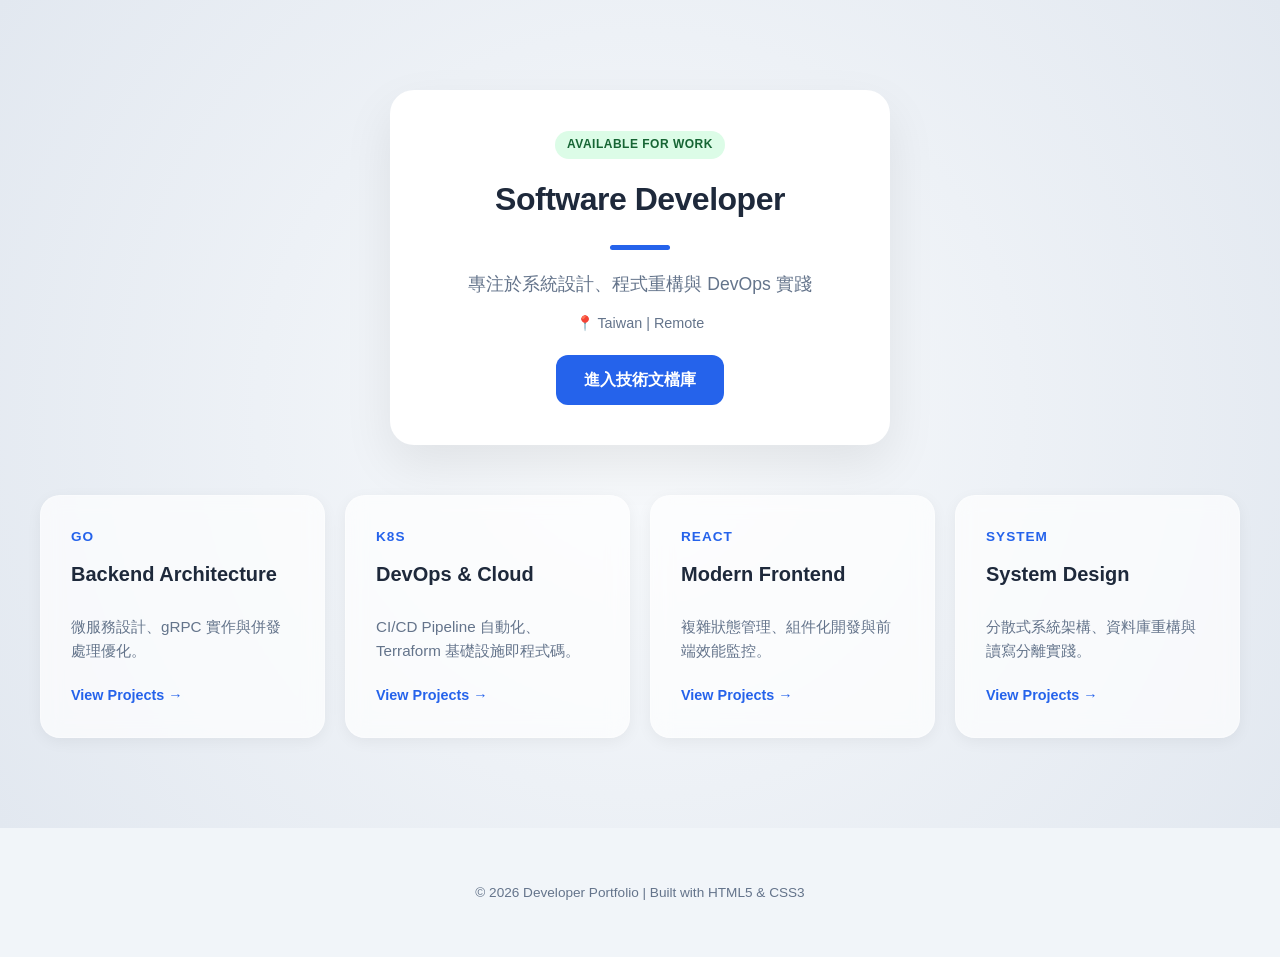
<file: index.html>
<!DOCTYPE html>
<html lang="zh-TW">
<head>
    <meta charset="UTF-8">
    <meta name="viewport" content="width=device-width, initial-scale=1.0">
    <meta name="description" content="Software Developer Portfolio - 專注於系統設計與 DevOps">
    <title>個人專頁 | Software Developer</title>
    <link rel="stylesheet" href="style.css">
</head>
<body>

    <main id="about" class="profile-header">
        <article class="profile-card">
            <div class="profile-info">
                <div class="badge">Available for Work</div>
                
                <h1>Software Developer</h1>
                <div class="divider"></div>
                
                <p class="bio">專注於系統設計、程式重構與 DevOps 實踐</p>
                <p class="location">📍 Taiwan | Remote</p>
                
                <div class="cta-group">
                    <a href="docs/index.html" class="btn-primary">進入技術文檔庫</a>
                    </div>
            </div>
        </article>
		
		<section class="stack-grid">
        <a href="docs/Backend.html" class="stack-card">
            <div class="stack-icon">Go</div>
            <h3>Backend Architecture</h3>
            <p>微服務設計、gRPC 實作與併發處理優化。</p>
            <span class="view-project">View Projects →</span>
        </a>

        <a href="docs/DevOpsk8s.html" class="stack-card">
            <div class="stack-icon">K8s</div>
            <h3>DevOps & Cloud</h3>
            <p>CI/CD Pipeline 自動化、Terraform 基礎設施即程式碼。</p>
            <span class="view-project">View Projects →</span>
        </a>

        <a href="docs/Frontend.html" class="stack-card">
            <div class="stack-icon">React</div>
            <h3>Modern Frontend</h3>
            <p>複雜狀態管理、組件化開發與前端效能監控。</p>
            <span class="view-project">View Projects →</span>
        </a>

        <a href="docs/SystemDesign.html" class="stack-card">
            <div class="stack-icon">System</div>
            <h3>System Design</h3>
            <p>分散式系統架構、資料庫重構與讀寫分離實踐。</p>
            <span class="view-project">View Projects →</span>
        </a>
    </section>
		
    </main>

    <footer class="footer">
        <div class="container">
            <p>&copy; 2026 Developer Portfolio | Built with HTML5 & CSS3</p>
        </div>
    </footer>

</body>
</html>
</file>
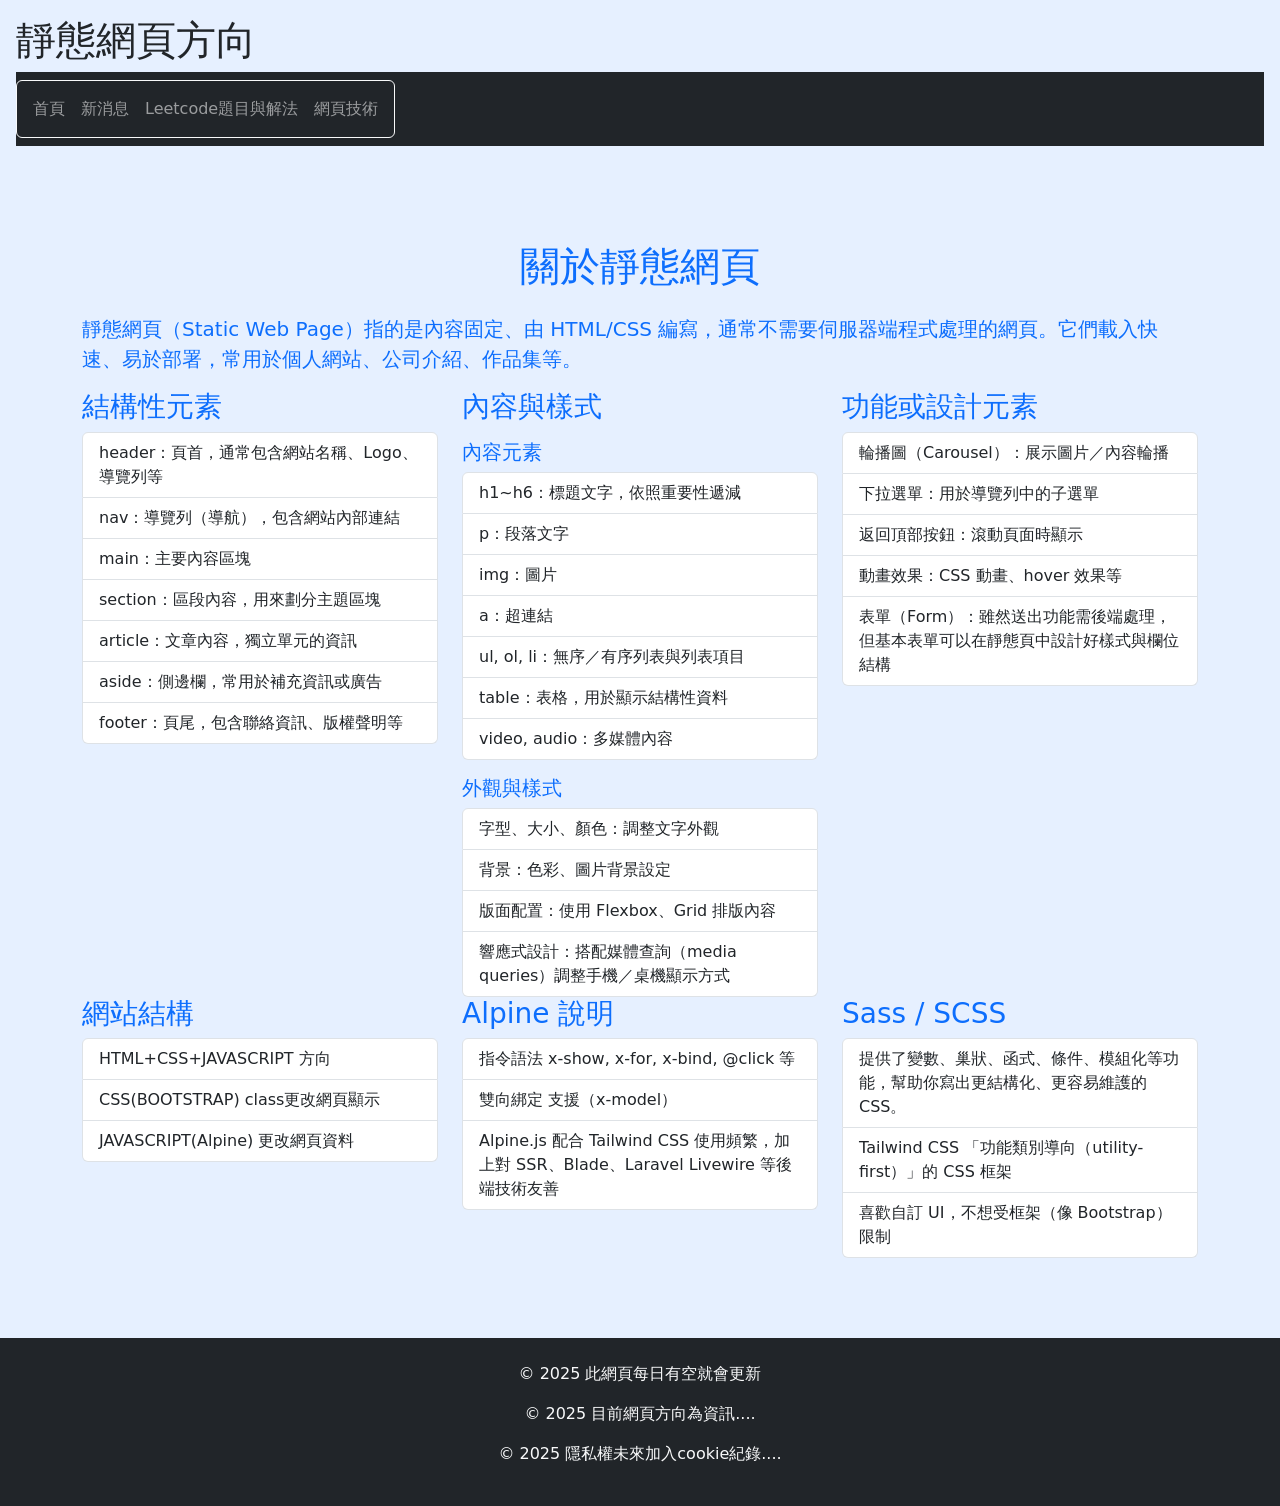
<file: about.html>
<!DOCTYPE html>
<html lang="zh-Hant">
<head>
  <meta charset="UTF-8">
  <meta name="viewport" content="width=device-width, initial-scale=1.0">
  <meta name="description" content="這是一個網頁設計想法每日更新">
  <title>靜態網頁方向</title>
  <link href="https://cdn.jsdelivr.net/npm/bootstrap@5.3.3/dist/css/bootstrap.min.css" rel="stylesheet">
  <link rel="icon" href="favicon.png" type="image/png">
  <style>
     /* header：主色背景，白色文字 */
  header {
    background-color: rgba(var(--bs-primary-rgb), 0.1);
    color: var(--bs-dark);
    padding: 1.5rem 0;
  }

  /* main：淺色背景，主色文字 */
  main {
    background-color: rgba(var(--bs-primary-rgb), 0.1); /* 主色淡色背景 */
    color: var(--bs-primary);
    padding: 2rem 1rem;
    min-height: 300px;
  }

  /* footer：深色背景，淺色文字 */
  footer {
    background-color: var(--bs-dark);
    color: var(--bs-light);
    padding: 1.5rem 0;
    text-align: center;
  }

  /* footer 裡的連結顏色 */
  footer a {
    color: var(--bs-light);
    text-decoration: underline;
  }
  footer a:hover {
    color: var(--bs-primary);
  }
  </style>
</head>
<body>

   <header class="p-3">
    <h1 id="site-title">靜態網頁方向</h1>
	
	<nav class="navbar navbar-expand-lg navbar-dark bg-dark">
	<div class="border border-light rounded p-2">
	<button class="navbar-toggler" type="button" data-bs-toggle="collapse" data-bs-target="#navbarNav">
      <span class="navbar-toggler-icon"></span>
	  Nav應用
    </button>
	<!-- 折疊區塊 -->
	<div class="collapse navbar-collapse" id="navbarNav">
    <ul class="navbar-nav ms-auto">
	  <li class="nav-item"><a class="nav-link"  href="index.html">首頁</a></li>
      <li class="nav-item"><a class="nav-link"  href="#page">新消息</a></li>
      <li class="nav-item"><a class="nav-link"  href="solveproblem.html">Leetcode題目與解法</a></li>
      <li class="nav-item"><a class="nav-link"  href="technology.html">網頁技術</a></li>
    </ul>
	</div>
	</div>
    </nav>
	
  </header>

  <main class="container-fluid">
  <div class="container my-5">
    <h1 class="text-center mb-4">關於靜態網頁</h1>
    <p id="description" class="lead"></p>
    <div class="row">
      <div class="col-md-4">
        <h3>結構性元素</h3>
        <ul id="structure-list" class="list-group"></ul>
      </div>
      <div class="col-md-4">
        <h3>內容與樣式</h3>
        <h5 class="mt-3">內容元素</h5>
        <ul id="content-list" class="list-group mb-3"></ul>
        <h5 class="mt-3">外觀與樣式</h5>
        <ul id="style-list" class="list-group"></ul>
      </div>
      <div class="col-md-4">
        <h3>功能或設計元素</h3>
        <ul id="feature-list" class="list-group"></ul>
      </div>
	  <div class="col-md-4">
	    <h3>網站結構</h3>
		<ul class="list-group">
		<li class="list-group-item">HTML+CSS+JAVASCRIPT 方向</li>
		<li class="list-group-item">CSS(BOOTSTRAP) class更改網頁顯示</li>
		<li class="list-group-item">JAVASCRIPT(Alpine) 更改網頁資料</li>
		</ul>
	  </div>
	  <div class="col-md-4">
	    <h3>Alpine 說明</h3>
		<ul class="list-group">
		<li class="list-group-item">指令語法 x-show, x-for, x-bind, @click 等 </li>
		<li class="list-group-item">雙向綁定 支援（x-model）</li>
		<li class="list-group-item">Alpine.js 配合 Tailwind CSS 使用頻繁，加上對 SSR、Blade、Laravel Livewire 等後端技術友善</li>
		</ul>
	  </div>
	  <div class="col-md-4">
	    <h3>Sass / SCSS</h3>
		<ul class="list-group">
		<li class="list-group-item">提供了變數、巢狀、函式、條件、模組化等功能，幫助你寫出更結構化、更容易維護的 CSS。</li>
		<li class="list-group-item">Tailwind CSS 「功能類別導向（utility-first）」的 CSS 框架</li>
		<li class="list-group-item">喜歡自訂 UI，不想受框架（像 Bootstrap）限制</li>
		</ul>
	  </div>
    </div>
  </div>
   </main>
   
   <footer>
    <p>&copy; 2025 此網頁每日有空就會更新</p>
	<p>&copy; 2025 目前網頁方向為資訊....</p>
	<p>&copy; 2025 隱私權未來加入cookie紀錄....</p>
  </footer>

   <!-- 載入外部 JS -->
   <script src="aboutdescription.js"></script>
   <script src="https://cdn.jsdelivr.net/npm/bootstrap@5.3.6/dist/js/bootstrap.bundle.min.js" integrity="sha384-j1CDi7MgGQ12Z7Qab0qlWQ/Qqz24Gc6BM0thvEMVjHnfYGF0rmFCozFSxQBxwHKO" crossorigin="anonymous"></script>
  
   
</body>
</html>
</file>
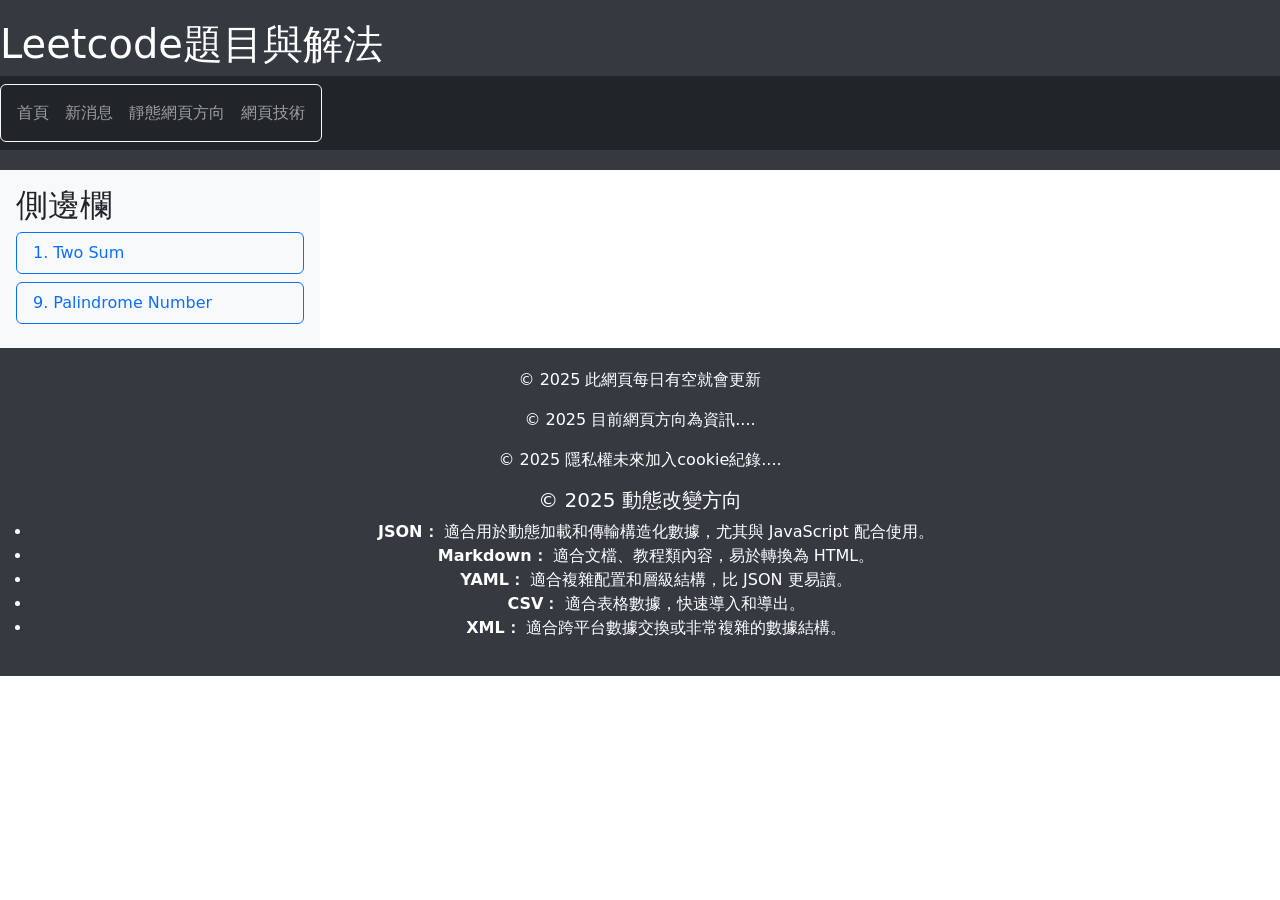
<file: solveproblem.html>
<!DOCTYPE html>
<html lang="zh-tw">
<head>
  <meta charset="UTF-8">
  <meta name="viewport" content="width=device-width, initial-scale=1.0">
  <meta name="description" content="這是一個網頁設計想法每日更新">
  <title>二欄式版型示例 Leetcode題目與解法</title>
  
  <!-- Favicon 範例 -->
  <!-- 可選：PNG 格式 -->
  <link rel="icon" href="favicon.png" type="image/png">
    
  <style>
    header {
      background-color: #343a40;
      color: white;
      padding: 20px 0;
    }

    footer {
      background-color: #343a40;
      color: white;
      padding: 20px 0;
      text-align: center;
    }
	
  </style>
  	
  <!-- Bootstrap 5 CSS CDN -->
  <link href="https://cdn.jsdelivr.net/npm/bootstrap@5.3.6/dist/css/bootstrap.min.css" rel="stylesheet" integrity="sha384-4Q6Gf2aSP4eDXB8Miphtr37CMZZQ5oXLH2yaXMJ2w8e2ZtHTl7GptT4jmndRuHDT" crossorigin="anonymous">
  
</head>
<body>

  <header>
    <h1 id="site-title">Leetcode題目與解法</h1>
	
	
	<nav class="navbar navbar-expand-lg navbar-dark bg-dark">
	
	<div class="border border-light rounded p-2">
	
	<button class="navbar-toggler" type="button" data-bs-toggle="collapse" data-bs-target="#navbarNav">
      <span class="navbar-toggler-icon"></span>
	  Nav應用
    </button>
	
	<!-- 折疊區塊 -->
	<div class="collapse navbar-collapse" id="navbarNav">
    <ul class="navbar-nav ms-auto">
	  <li class="nav-item"><a class="nav-link"  href="index.html">首頁</a></li>
      <li class="nav-item"><a class="nav-link"  href="newsget.html">新消息</a></li>
	  <li class="nav-item"><a class="nav-link"  href="about.html">靜態網頁方向</a></li>
	  <li class="nav-item"><a class="nav-link"  href="technology.html">網頁技術</a></li>
    </ul>
	</div>
	
	</div>
    </nav>
	
  </header>

  
  <main class="container-fluid px-0">
    <div class="row gx-0">
	
    <aside class="col-md-3 bg-light p-3 sidebar">
      <h2>側邊欄</h2>
	  <a href="#" id="2025-06-21" class="d-block text-primary border border-primary rounded px-3 py-2 mb-2 text-decoration-none">1. Two Sum</a>
      <a href="#" id="2025-06-25" class="d-block text-primary border border-primary rounded px-3 py-2 mb-2 text-decoration-none">9. Palindrome Number</a>
    </aside>
	
	
    <section class="content col-md-9 p-3" id="leetcode-content">
       
	  
    </section>
	
	</div>
  </main>

  <footer>
    <p>&copy; 2025 此網頁每日有空就會更新</p>
	<p>&copy; 2025 目前網頁方向為資訊....</p>
	<p>&copy; 2025 隱私權未來加入cookie紀錄....</p>
	<h5>&copy; 2025 動態改變方向</h5>
	   <ul>
		<li><strong>JSON：</strong> 適合用於動態加載和傳輸構造化數據，尤其與 JavaScript 配合使用。</li>
		<li><strong>Markdown：</strong> 適合文檔、教程類內容，易於轉換為 HTML。</li>
		<li><strong>YAML：</strong> 適合複雜配置和層級結構，比 JSON 更易讀。</li>
		<li><strong>CSV：</strong> 適合表格數據，快速導入和導出。</li>
		<li><strong>XML：</strong> 適合跨平台數據交換或非常複雜的數據結構。</li>
		</ul>
  </footer>

  
  <!-- Bootstrap 5 JS Bundle CDN (includes Popper) -->
  <!-- bootstrap.bundle.min.js  包含了 Bootstrap JS + Popper-->
  <script src="https://cdn.jsdelivr.net/npm/bootstrap@5.3.6/dist/js/bootstrap.bundle.min.js" integrity="sha384-j1CDi7MgGQ12Z7Qab0qlWQ/Qqz24Gc6BM0thvEMVjHnfYGF0rmFCozFSxQBxwHKO" crossorigin="anonymous"></script>
  
  <!-- cookie 設定 -->
  <script src="writedatacookie.js"></script>

     <!-- 動態更改 -->
  <script src="dynamicchange.js"></script>
  
  </body>
</html>
</file>
<file: style.css>
/* --- 全域設定 --- */
:root {
    --primary: #2563eb;
    --primary-hover: #1d4ed8;
    --bg-gradient: radial-gradient(circle at center, #f8fafc 0%, #e2e8f0 100%);
    --white: #ffffff;
    --text-main: #1e293b;
    --text-muted: #64748b;
    --card-shadow: 0 20px 50px rgba(0, 0, 0, 0.08);
    --transition: all 0.3s cubic-bezier(0.4, 0, 0.2, 1);
}

* {
    box-sizing: border-box;
}

body, html {
    margin: 0;
    padding: 0;
    min-height: 100%;
    font-family: 'Inter', -apple-system, BlinkMacSystemFont, "Segoe UI", Roboto, sans-serif;
    color: var(--text-main);
    line-height: 1.6;
}

/* --- 主容器佈局 --- */
.profile-header {
    min-height: 92vh;
    display: flex;
    flex-direction: column; /* 讓個人卡片跟網格垂直排列 */
    align-items: center;
    justify-content: center;
    background: var(--bg-gradient);
    padding: 60px 20px; /* 增加上下內距，避免卡片貼邊 */
}

/* --- 個人名片 (上) --- */
.profile-card {
    background: var(--white);
    padding: 40px;
    border-radius: 24px;
    box-shadow: var(--card-shadow);
    text-align: center;
    max-width: 500px;
    width: 100%;
    transition: var(--transition);
    margin-bottom: 50px; /* 與下方網格的間距 */
}

.profile-card:hover {
    transform: translateY(-5px);
}

.badge {
    display: inline-block;
    background: #dcfce7;
    color: #166534;
    padding: 4px 12px;
    border-radius: 20px;
    font-size: 0.75rem;
    font-weight: 700;
    margin-bottom: 15px;
    text-transform: uppercase;
    letter-spacing: 0.5px;
}

h1 {
    margin: 0;
    font-size: 2rem;
    letter-spacing: -0.5px;
}

.divider {
    width: 60px; /* 縮小寬度作為裝飾性分隔線 */
    height: 5px;
    background: var(--primary);
    margin: 20px auto;
    border-radius: 10px;
}

.bio {
    color: var(--text-muted);
    font-size: 1.1rem;
    margin-bottom: 8px;
}

.location {
    font-size: 0.9rem;
    color: var(--text-muted);
    margin-bottom: 20px;
}

/* --- 技術卡片網格 (下) --- */
.stack-grid {
    display: grid;
    grid-template-columns: repeat(auto-fit, minmax(280px, 1fr));
    gap: 20px;
    max-width: 1200px;
    width: 100%;
}

.stack-card {
    background: rgba(255, 255, 255, 0.7);
    backdrop-filter: blur(10px); /* 磨砂玻璃效果 */
    border: 1px solid rgba(255, 255, 255, 0.3);
    padding: 30px;
    border-radius: 20px;
    text-decoration: none;
    color: inherit;
    transition: var(--transition);
    display: flex;
    flex-direction: column;
    box-shadow: 0 4px 15px rgba(0, 0, 0, 0.05);
}

.stack-card:hover {
    background: var(--white);
    transform: translateY(-8px);
    box-shadow: 0 15px 30px rgba(0, 0, 0, 0.1);
    border-color: var(--primary);
}

.stack-icon {
    font-weight: 800;
    color: var(--primary);
    font-size: 0.85rem;
    text-transform: uppercase;
    margin-bottom: 10px;
    letter-spacing: 1px;
}

.stack-card h3 {
    margin: 0 0 10px 0;
    font-size: 1.25rem;
}

.stack-card p {
    color: var(--text-muted);
    font-size: 0.95rem;
    margin-bottom: 20px;
    flex-grow: 1; /* 確保按鈕始終在底部對齊 */
}

.view-project {
    font-size: 0.9rem;
    font-weight: 600;
    color: var(--primary);
}

/* --- 按鈕樣式 --- */
.cta-group {
    display: flex;
    gap: 12px;
    justify-content: center;
}

.btn-primary {
    background: var(--primary);
    color: white;
    padding: 12px 28px;
    border-radius: 12px;
    text-decoration: none;
    font-weight: 600;
    transition: var(--transition);
}

.btn-primary:hover {
    background: var(--primary-hover);
    box-shadow: 0 8px 20px rgba(37, 99, 235, 0.3);
}

/* --- 頁尾 --- */
.footer {
    padding: 40px 0;
    background: #f1f5f9;
    text-align: center;
    color: var(--text-muted);
    font-size: 0.85rem;
}

/* --- 響應式調整 --- */
@media (max-width: 600px) {
    .profile-card {
        padding: 30px 20px;
    }
    
    .stack-grid {
        grid-template-columns: 1fr; /* 手機版單欄 */
    }
}
</file>
